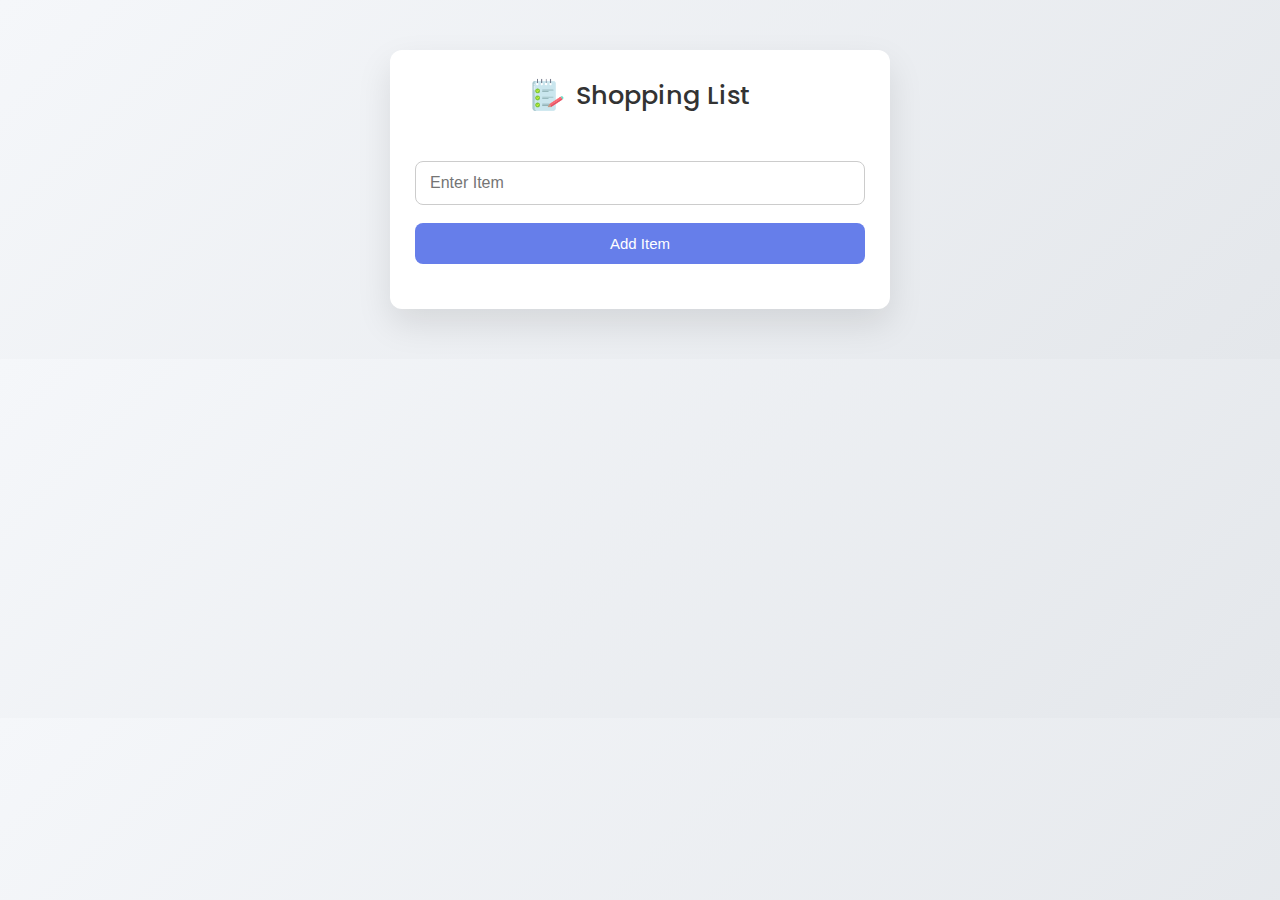
<file: 1.shopping_list/index.html>
<!DOCTYPE html>
<html lang="en">
  <head>
    <meta charset="UTF-8" />
    <meta http-equiv="X-UA-Compatible" content="IE=edge" />
    <meta name="viewport" content="width=device-width, initial-scale=1.0" />
    <link
      rel="stylesheet"
      href="https://cdnjs.cloudflare.com/ajax/libs/font-awesome/6.1.2/css/all.min.css"
      integrity="sha512-1sCRPdkRXhBV2PBLUdRb4tMg1w2YPf37qatUFeS7zlBy7jJI8Lf4VHwWfZZfpXtYSLy85pkm9GaYVYMfw5BC1A=="
      crossorigin="anonymous"
      referrerpolicy="no-referrer" />
    <link rel="stylesheet" href="styles.css" />
    <title>Shopping List</title>
  </head>
  <body>
    <div class="container">
      <header>
        <img src="images/note.png" alt="" />
        <h1>Shopping List</h1>
      </header>
      <form id="item-form">
        <div class="form-control">
          <input type="text" class="form-input" id="item-input" name="item" placeholder="Enter Item" />
        </div>
        <div class="form-control">
          <button type="submit" class="btn"><i class="fa-solid fa-plus"></i> Add Item</button>
        </div>
      </form>

      <div class="filter">
        <input type="text" class="form-input-filter" id="filter" placeholder="Filter Items" />
      </div>

      <ul id="item-list" class="items">
        <!-- <li>
          Apples
          <button class="remove-item btn-link text-red">
            <i class="fa-solid fa-xmark"></i>
          </button>
        </li>
        <li>
          Orange Juice
          <button class="remove-item btn-link text-red">
            <i class="fa-solid fa-xmark"></i>
          </button>
        </li>
        <li>
          Oreos
          <button class="remove-item btn-link text-red">
            <i class="fa-solid fa-xmark"></i>
          </button>
        </li>
        <li>
          Milk
          <button class="remove-item btn-link text-red">
            <i class="fa-solid fa-xmark"></i>
          </button>
        </li> -->
      </ul>

      <button id="clear" class="btn-clear">Clear All</button>
    </div>

    <script src="script.js"></script>
  </body>
</html>
</file>
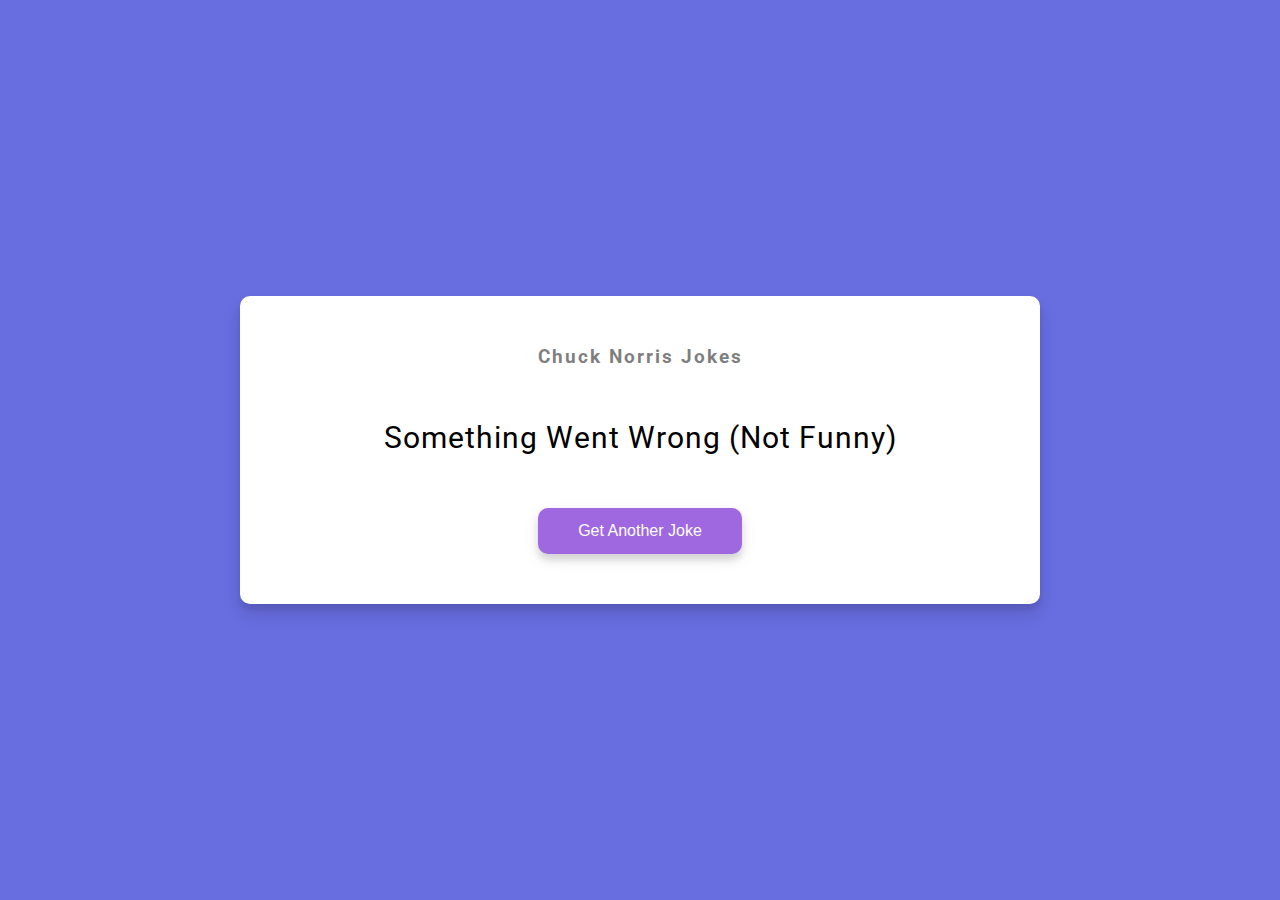
<file: chuck-joke-generator/index.html>
<!DOCTYPE html>
<html lang="en">
  <head>
    <meta charset="UTF-8" />
    <meta name="viewport" content="width=device-width, initial-scale=1.0" />
    <link rel="stylesheet" href="style.css" />
    <title>Chuck Jokes</title>
  </head>
  <body>
    <div class="container">
      <h3>Chuck Norris Jokes</h3>
      <div id="joke" class="joke">Loading...</div>
      <button id="joke-btn" class="btn">Get Another Joke</button>
    </div>
    <script src="script.js"></script>
  </body>
</html>
</file>
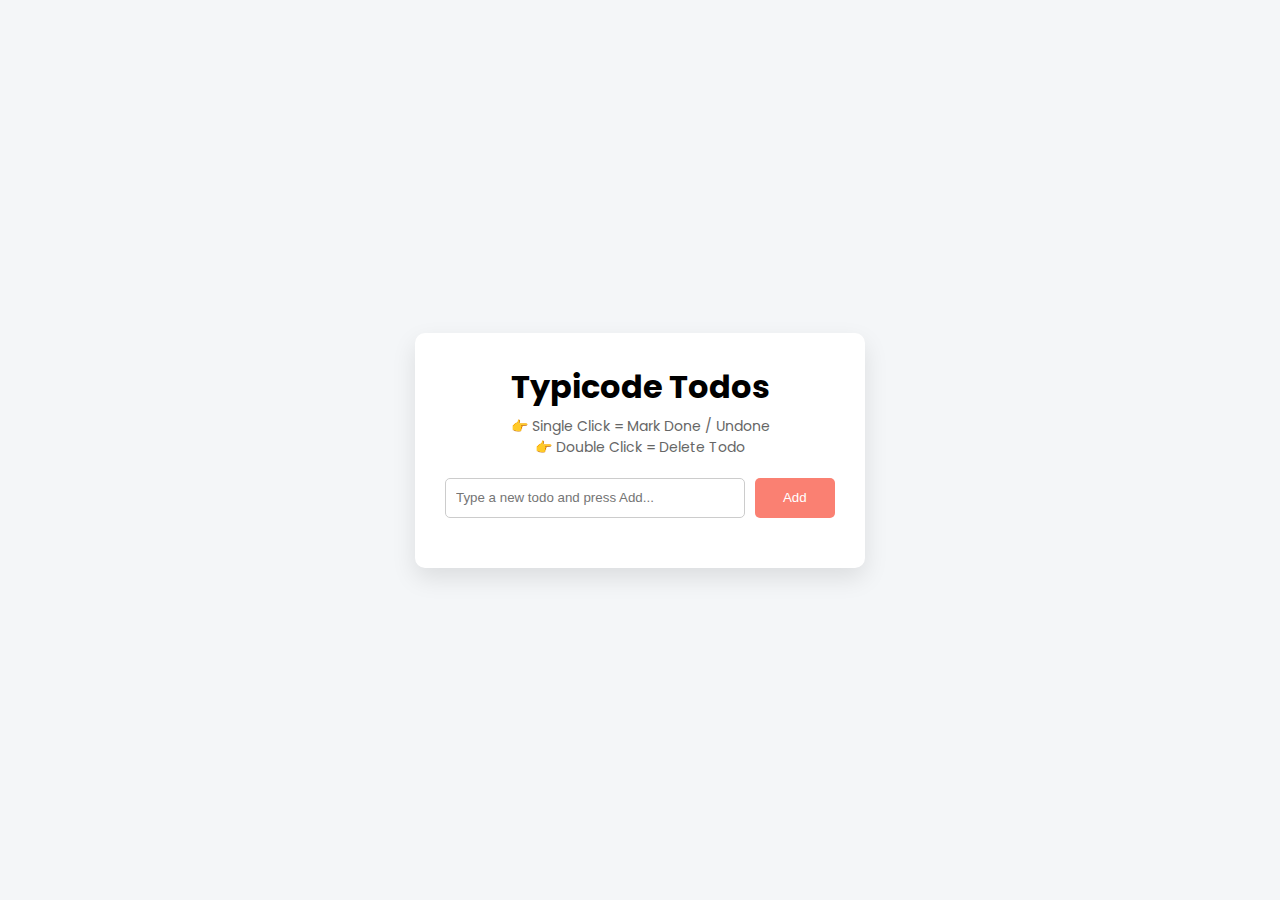
<file: jsonplaceholder-todos/index.html>
<!DOCTYPE html>
<html lang="en">
  <head>
    <meta charset="UTF-8" />
    <meta http-equiv="X-UA-Compatible" content="IE=edge" />
    <meta name="viewport" content="width=device-width, initial-scale=1.0" />
    <link rel="stylesheet" href="style.css" />
    <title>Typicode Todos</title>
  </head>
  <body>
    <div class="container">
      <header>
        <h1>Typicode Todos</h1>
        <p class="subtitle">
          👉 Single Click = Mark Done / Undone  
          <br />
          👉 Double Click = Delete Todo  
        </p>
      </header>

      <main>
        <form id="todo-form">
          <input
            type="text"
            id="title"
            placeholder="Type a new todo and press Add..."
            required
          />
          <button type="submit">Add</button>
        </form>

        <div id="todo-list"></div>
      </main>
    </div>

    <script src="./script.js"></script>
  </body>
</html>
</file>
<file: 1.shopping_list/styles.css>
@import url('https://fonts.googleapis.com/css2?family=Poppins:wght@300;400;600;700&display=swap');

*,
*::before,
*::after {
  margin: 0;
  padding: 0;
  box-sizing: border-box;
}

body {
  font-family: 'Poppins', sans-serif;
  font-size: 16px;
  line-height: 1.6;
  color: #333;
  background: linear-gradient(135deg, #f5f7fa, #e4e7eb);
}
/* class applied via JS on each li */
.edit-mode {
  color: #ccc;
}

/* =====================
   Container
===================== */
.container {
  max-width: 500px;
  margin: 50px auto;
  padding: 25px;
  background: #fff;
  border-radius: 12px;
  box-shadow: 0 15px 35px rgba(0, 0, 0, 0.1);
}

/* =====================
   Header
===================== */
header {
  display: flex;
  align-items: center;
  margin-bottom: 25px;
  justify-content: center;
}

header img {
  width: 36px;
}

header h1 {
  font-weight: 500;
  margin-left: 10px;
  font-size: 1.6rem;
}

/* =====================
   Inputs
===================== */
.form-input,
.form-input-filter {
  width: 100%;
  font-size: 16px;
  margin-bottom: 18px;
  padding: 12px 14px;
  border-radius: 8px;
  border: 1px solid #ccc;
  outline: none;
  transition: border 0.3s, box-shadow 0.3s;
  margin-top: 20px;
}

.form-input:focus,
.form-input-filter:focus {
  border-color: #667eea;
  box-shadow: 0 0 0 2px rgba(102, 126, 234, 0.2);
}

.form-input-filter {
  border: none;
  border-bottom: 2px solid #ccc;
  border-radius: 0;
  background: transparent;
}

/* =====================
   Buttons
===================== */
.btn {
  width: 100%;
  background-color: #667eea;
  color: #fff;
  border: none;
  border-radius: 8px;
  padding: 12px;
  cursor: pointer;
  font-size: 15px;
  transition: background 0.3s, transform 0.2s;
}
.btn-2 {
  width: 100%;
  background-color: #667eea;
  color: #fff;
  border: none;
  border-radius: 8px;
  padding: 12px;
  cursor: pointer;
  font-size: 15px;
  transition: background 0.3s, transform 0.2s;
}

.btn:hover {
  background-color: #5a6fd8;
  transform: translateY(-1px);
}

.btn-link {
  font-size: 16px;
  background-color: transparent;
  border: none;
  cursor: pointer;
}

.text-red {
  color: #e53935;
}

.text-red:hover {
  color: #c62828;
}

.btn-clear {
  margin-top: 25px;
  width: 100%;
  font-size: 15px;
  background-color: transparent;
  color: #333;
  border: 1px solid #ccc;
  border-radius: 8px;
  padding: 12px;
  cursor: pointer;
  transition: background 0.3s;
}

.btn-clear:hover {
  background-color: #f1f1f1;
}

/* =====================
   Items List
===================== */
.items {
  margin-top: 20px;
  display: flex;
  flex-wrap: wrap;
  gap: 10px;
}

.items li {
  width: 48%;
  display: flex;
  justify-content: space-between;
  align-items: center;
  background: #f8f9ff;
  border-radius: 8px;
  padding: 10px 14px;
  font-weight: 500;
  transition: background 0.3s;
}

.items li:hover {
  background: #eef0ff;
}

/* =====================
   Responsive
===================== */
@media (max-width: 500px) {
  .items li {
    width: 100%;
  }
}
</file>
<file: chuck-joke-generator/style.css>
@import url('https://fonts.googleapis.com/css2?family=Roboto:wght@400;700&display=swap');

* {
  box-sizing: border-box;
}

body {
  background-color: #686de0;
  font-family: 'Roboto', sans-serif;
  display: flex;
  flex-direction: column;
  align-items: center;
  justify-content: center;
  height: 100vh;
  overflow: hidden;
  margin: 0;
  padding: 20px;
}

.container {
  background-color: #fff;
  border-radius: 10px;
  box-shadow: 0 10px 20px rgba(0, 0, 0, 0.1), 0 6px 6px rgba(0, 0, 0, 0.1);
  padding: 50px 20px;
  text-align: center;
  max-width: 100%;
  width: 800px;
}

h3 {
  margin: 0;
  opacity: 0.5;
  letter-spacing: 2px;
}

.joke {
  font-size: 30px;
  letter-spacing: 1px;
  line-height: 40px;
  margin: 50px auto;
  max-width: 600px;
}

.btn {
  background-color: #9f68e0;
  color: #fff;
  border: 0;
  border-radius: 10px;
  box-shadow: 0 5px 15px rgba(0, 0, 0, 0.1), 0 6px 6px rgba(0, 0, 0, 0.1);
  padding: 14px 40px;
  font-size: 16px;
  cursor: pointer;
}

.btn:active {
  transform: scale(0.98);
}

.btn:focus {
  outline: 0;
}
</file>
<file: jsonplaceholder-todos/style.css>
@import url('https://fonts.googleapis.com/css2?family=Poppins:wght@300;400;600;700&display=swap');

*,
*:before,
*:after {
  box-sizing: border-box;
  padding: 0;
  margin: 0;
}

body {
  font-family: 'Poppins', sans-serif;
  background: #f4f6f8;
  min-height: 100vh;
  display: flex;
  justify-content: center;
  align-items: center;
}

.container {
  background: #fff;
  padding: 30px;
  border-radius: 10px;
  width: 450px;
  box-shadow: 0 10px 25px rgba(0, 0, 0, 0.1);
}

header {
  margin-bottom: 20px;
  text-align: center;
}

h1 {
  font-weight: 700;
  margin-bottom: 5px;
}

.subtitle {
  font-size: 14px;
  color: #666;
}

form {
  display: flex;
  justify-content: center;
  margin-bottom: 20px;
}

button {
  padding: 10px;
  background: salmon;
  color: white;
  border-radius: 5px;
  width: 100px;
  border: none;
  cursor: pointer;
  transition: 0.3s;
}

button:hover {
  background: #ff5a5a;
}

input[type='text'] {
  padding: 10px;
  border-radius: 5px;
  width: 100%;
  height: 40px;
  border: 1px #ccc solid;
  margin-right: 10px;
}

#todo-list {
  display: flex;
  flex-direction: column;
  gap: 10px;
}

#todo-list > div {
  border: 1px #ddd solid;
  padding: 10px 15px;
  border-radius: 6px;
  cursor: pointer;
  transition: 0.3s;
}

#todo-list > div:hover {
  background: #f1f1f1;
}

.done {
  background: #d3ffd3;
  text-decoration: line-through;
  color: #555;
}
</file>
